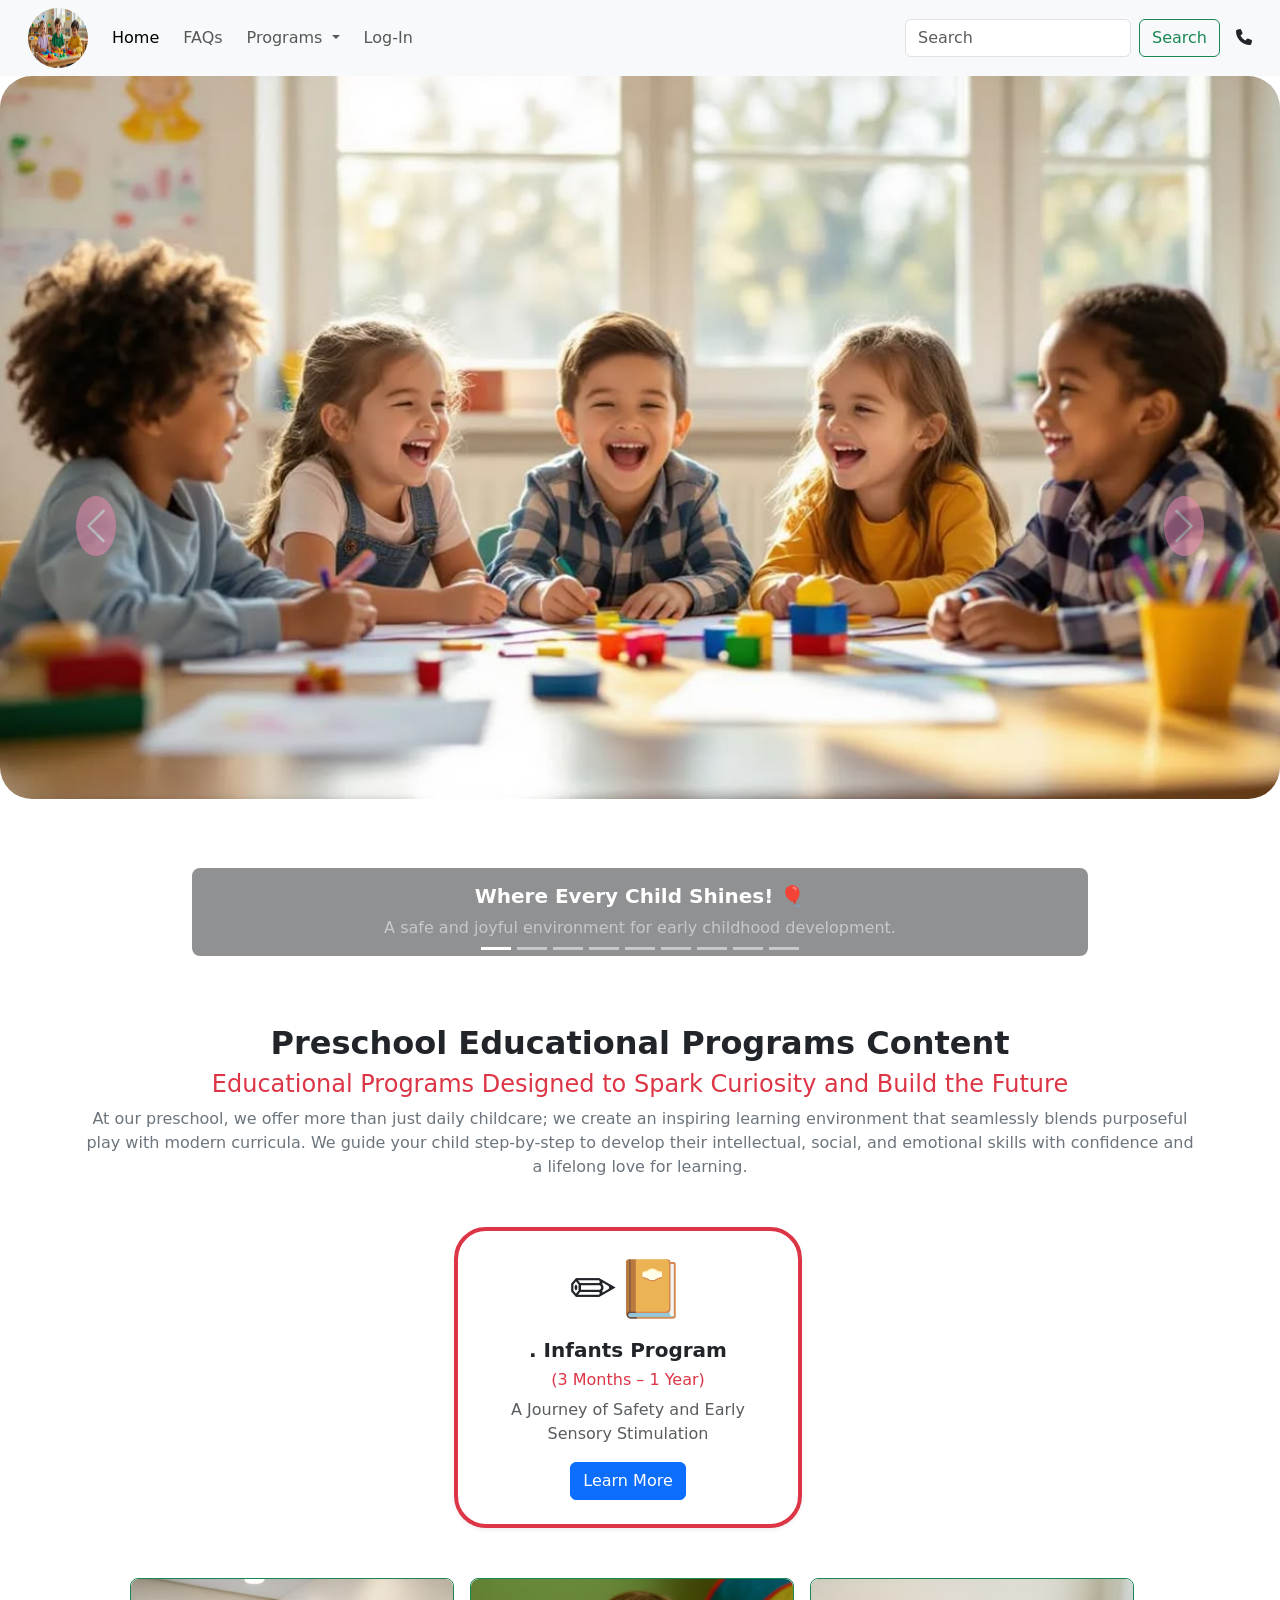
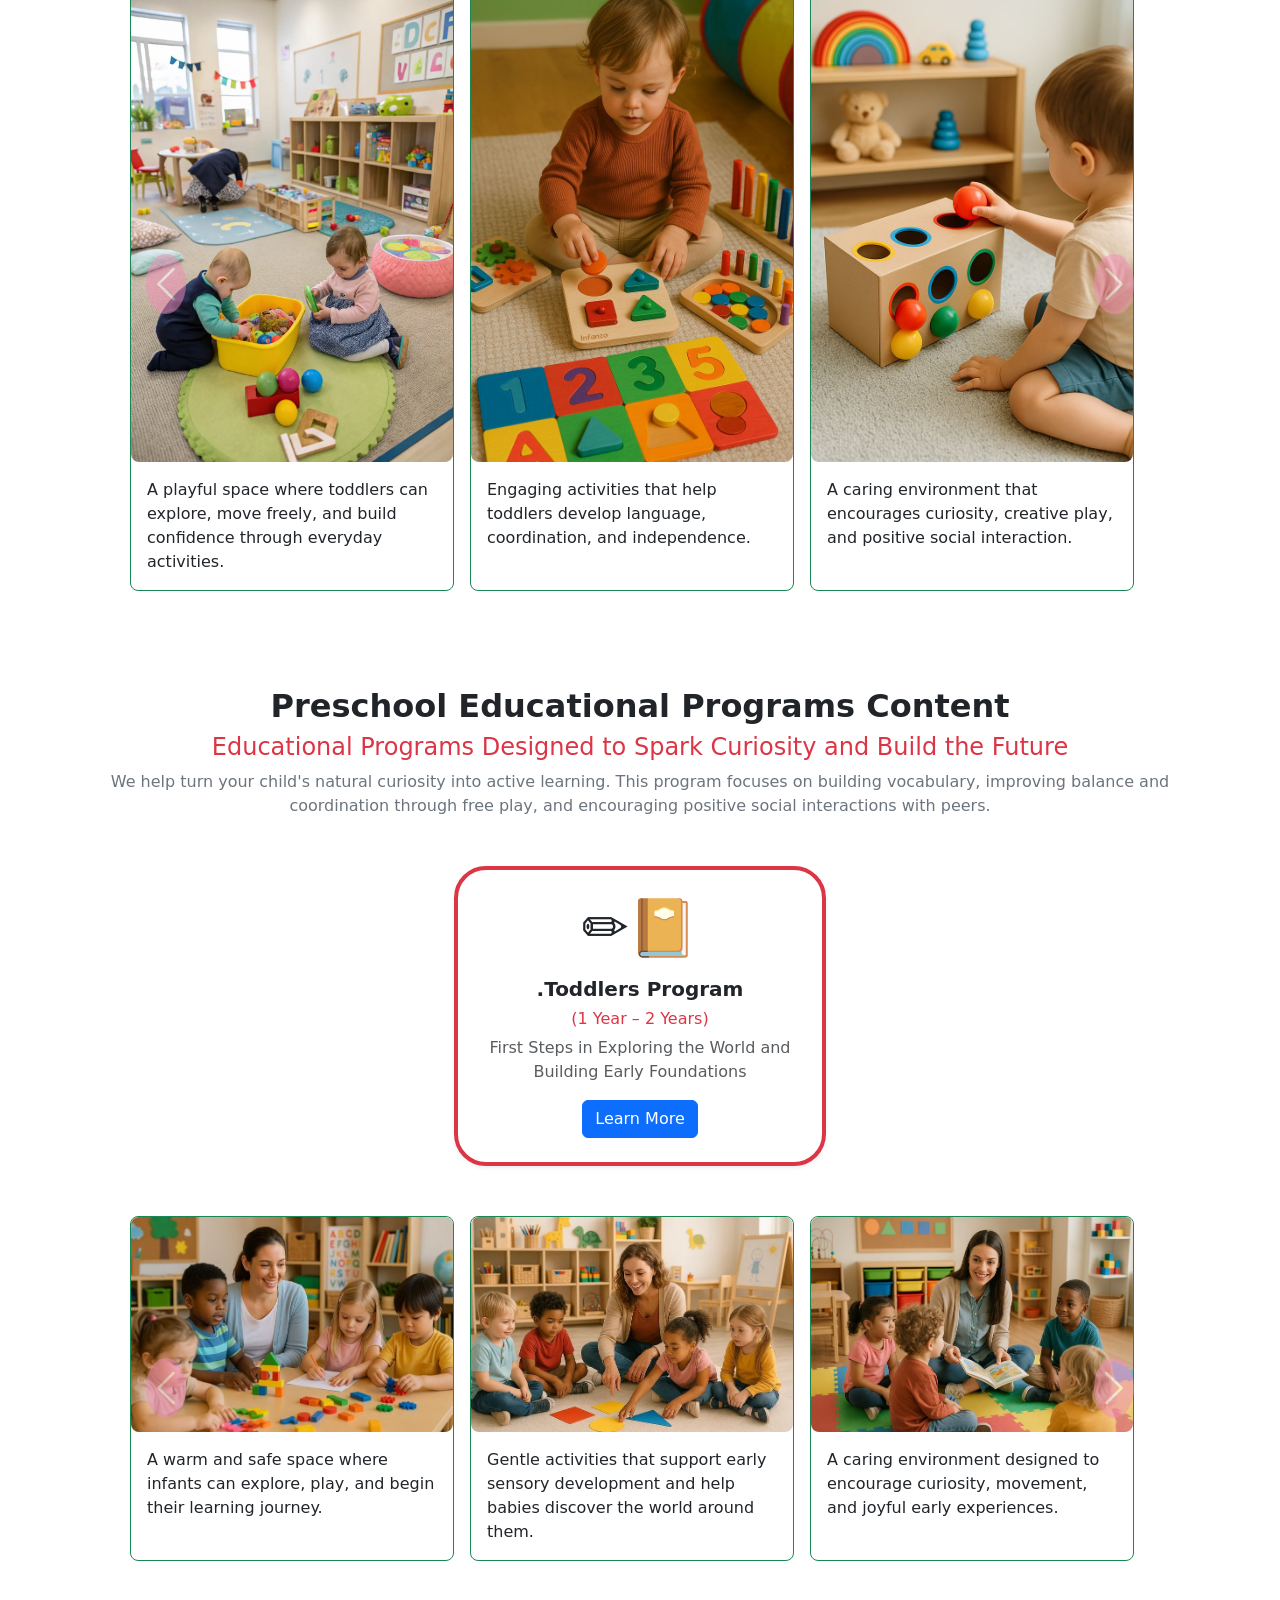
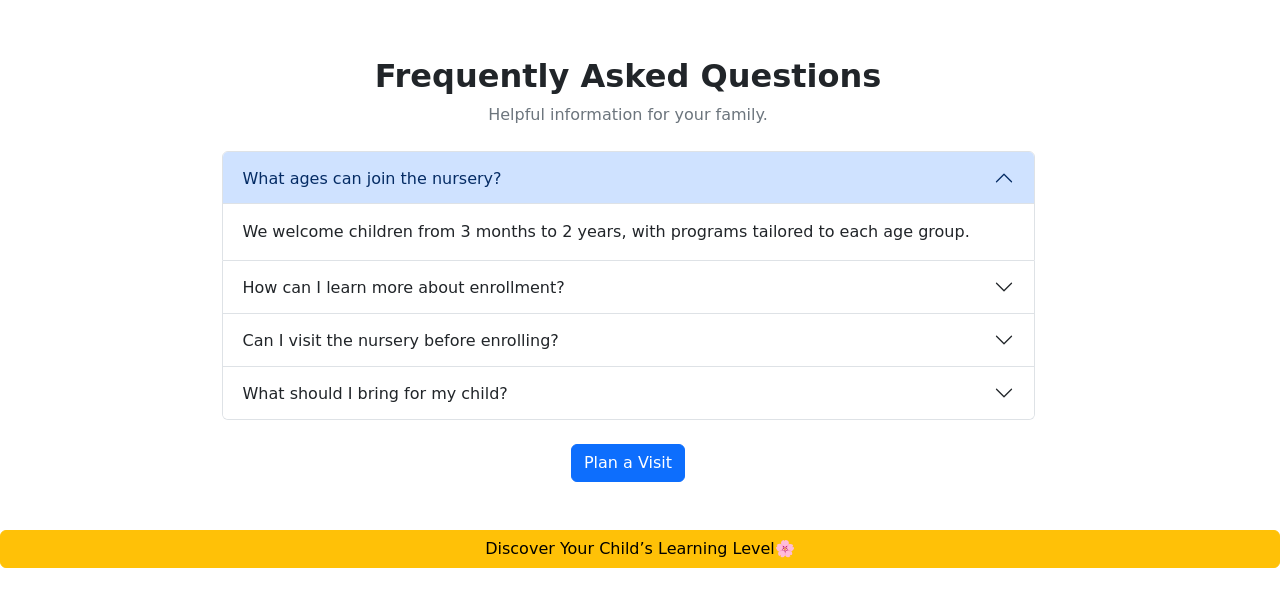
<file: index.html>
<!DOCTYPE html>
<html lang="en">

<head>
    <meta charset="UTF-8">
    <meta name="viewport" content="width=device-width, initial-scale=1.0">
    <title>Sunny Side</title>
    <link rel="icon" href="./Images/3a391d2ae2403e38979afe56d9ad4983.jpg">
    <link rel="stylesheet" href="./Style/bootstrap.min.css">
    <link rel="stylesheet" href="https://cdnjs.cloudflare.com/ajax/libs/font-awesome/6.5.2/css/all.min.css">
    <link rel="stylesheet" href="./Style/style.css">
</head>

<body>
    <nav class="navbar navbar-expand-lg bg-body-tertiary px-3">
        <div class="container-fluid">
            <img class="me-3" src="./Images/3a391d2ae2403e38979afe56d9ad4983.jpg" alt="Sunny Side logo">
            <button class="navbar-toggler" type="button" data-bs-toggle="collapse"
                data-bs-target="#navbarSupportedContent" aria-controls="navbarSupportedContent" aria-expanded="false"
                aria-label="Toggle navigation">
                <span class="navbar-toggler-icon"></span>
            </button>
            <div class="collapse navbar-collapse" id="navbarSupportedContent">
                <ul class="navbar-nav me-auto mb-2 mb-lg-0 gap-lg-2">
                    <li class="nav-item">
                        <a class="nav-link active" aria-current="page" href="#home">Home</a>
                    </li>
                    <li class="nav-item">
                        <a class="nav-link" href="#faq">FAQs</a>
                    </li>
                    <li class="nav-item dropdown">
                        <a class="nav-link dropdown-toggle" href="#" role="button" data-bs-toggle="dropdown"
                            aria-expanded="false">
                            Programs
                        </a>
                        <ul class="dropdown-menu">
                            <li><a class="dropdown-item" href="#infants">Infants Program</a></li>
                            <li><a class="dropdown-item" href="#toddlers">Toddlers Program</a></li>
                        </ul>
                    </li>
                    <li class="nav-item">
                        <a class="nav-link" href="./form.html">Log-In</a>
                    </li>
                </ul>
                <form class="d-flex search ms-lg-auto" role="search">
                    <input class="form-control Search" type="search" placeholder="Search" aria-label="Search" />
                    <button class="btn btn-outline-success" type="submit">Search</button>
                </form>

                <button class="nav-link contact-button border-0 bg-transparent ms-lg-3" type="button"
                    data-bs-toggle="offcanvas" data-bs-target="#offcanvasDark" aria-controls="offcanvasDark"
                    aria-label="Open contact information">
                    <i class="fa-solid fa-phone"></i>
                </button>
            </div>
        </div>
    </nav>

    <div class="offcanvas offcanvas-start text-bg-dark" tabindex="-1" id="offcanvasDark"
        aria-labelledby="offcanvasDarkLabel">
        <div class="offcanvas-header">
            <h5 class="offcanvas-title" id="offcanvasDarkLabel">Contact Us</h5>
            <button type="button" class="btn-close btn-close-white" data-bs-dismiss="offcanvas"
                aria-label="Close"></button>
        </div>
        <div class="offcanvas-body">
            <p class="mb-4">We are happy to answer your questions.</p>

            <div class="d-grid gap-3">
                <a class="text-white text-decoration-none" href="tel:+201000000000">
                    <i class="fa-solid fa-phone me-2"></i>
                    <span> +20 100 000 0000</span>
                </a>
                <a class="text-white text-decoration-none" href="mailto:info@sunnyside.com">
                    <i class="fa-solid fa-envelope me-2"></i> 
                    <span>info@sunnyside.com</span>
                </a>
                <span>
                    <i class="fa-solid fa-location-dot me-2"></i> Cairo, Egypt
                </span>
            </div>

            <div class="d-flex gap-3 mt-4">
                <a class="text-white fs-4" href="https://www.facebook.com" target="_blank" rel="noopener"
                    aria-label="Facebook">
                    <i class="fa-brands fa-facebook"></i>
                </a>
                <a class="text-white fs-4" href="https://www.instagram.com" target="_blank" rel="noopener"
                    aria-label="Instagram">
                    <i class="fa-brands fa-instagram"></i>
                </a>
            </div>
        </div>
    </div>

    <div id="home" class="carousel carousel-white slide vh-100">
        <div class="carousel-indicators">
            <button type="button" data-bs-target="#carouselExampleDark" data-bs-slide-to="0" class="active"
                aria-current="true" aria-label="Slide 1"></button>
            <button type="button" data-bs-target="#carouselExampleDark" data-bs-slide-to="1"
                aria-label="Slide 2"></button>
            <button type="button" data-bs-target="#carouselExampleDark" data-bs-slide-to="2"
                aria-label="Slide 3"></button>
            <button type="button" data-bs-target="#carouselExampleDark" data-bs-slide-to="3"
                aria-label="Slide 4"></button>
            <button type="button" data-bs-target="#carouselExampleDark" data-bs-slide-to="4"
                aria-label="Slide 5"></button>
            <button type="button" data-bs-target="#carouselExampleDark" data-bs-slide-to="5"
                aria-label="Slide 6"></button>
            <button type="button" data-bs-target="#carouselExampleDark" data-bs-slide-to="6"
                aria-label="Slide 7"></button>
            <button type="button" data-bs-target="#carouselExampleDark" data-bs-slide-to="7"
                aria-label="Slide 8"></button>
            <button type="button" data-bs-target="#carouselExampleDark" data-bs-slide-to="8"
                aria-label="Slide 9"></button>
        </div>
        <div class="carousel-inner vh-100">
            <!-- Slide 1 -->
            <div class="carousel-item active vh-100 top" data-bs-interval="10000">
                <img src="./Images/bd0ee30c65cd35bef8a8ec8929c6d836.jpg" class="w-100 object-fit-cover rounded-5"
                    alt="Nursery Slide 1">
                <div class="carousel-caption d-none d-md-block bg-dark bg-opacity-50 p-3 rounded-3 textmessage">
                    <h5 class="text-white fw-bold">Where Every Child Shines! 🎈</h5>
                    <p class="text-white-50 mb-0">A safe and joyful environment for early childhood development.</p>
                </div>
            </div>

            <!-- Slide 2 -->
            <div class="carousel-item vh-100 top" data-bs-interval="2000">
                <img src="./Images/679e50f75e5fe2f86e2767f3efc4225f.jpg" class="w-100  object-fit-cover rounded-5"
                    alt="Nursery Slide 2">
                <div class="carousel-caption d-none d-md-block bg-dark bg-opacity-50 p-3 rounded-3 textmessage">
                    <h5 class="text-white fw-bold">Safe & Inspiring Spaces 🏫</h5>
                    <p class="text-white-50 mb-0">Designed with high safety standards and creative learning tools.</p>
                </div>
            </div>

            <!-- Slide 3 -->
            <div class="carousel-item vh-100 top">
                <img src="./Images/2a49c59c59654723d50db8b1cf8f679b.jpg" class="w-100 object-fit-cover rounded-5"
                    alt="Nursery Slide 3">
                <div class="carousel-caption d-none d-md-block bg-dark bg-opacity-50 p-3 rounded-3 textmessage">
                    <h5 class="text-white fw-bold">Creative Arts & Crafts 🎨</h5>
                    <p class="text-white-50 mb-0">Unleashing imagination through painting, drawing, and hands-on
                        projects.</p>
                </div>
            </div>

            <!-- Slide 4 -->
            <div class="carousel-item vh-100 top">
                <img src="./Images/safe-zone-2.jpg" class="w-100 object-fit-cover rounded-5"
                    alt="Nursery Slide 4">
                <div class="carousel-caption d-none d-md-block bg-dark bg-opacity-50 p-3 rounded-3 textmessage">
                    <h5 class="text-white fw-bold">Secure Play Area 🛡️</h5>
                    <p class="text-white-50 mb-0">Soft-padded indoor zones tailored for risk-free physical activities.
                    </p>
                </div>
            </div>

            <!-- Slide 5 -->
            <div class="carousel-item vh-100 top">
                <img src="./Images/Safe-zone.jpg" class="w-100 object-fit-cover rounded-5" alt="Nursery Slide 5">
                <div class="carousel-caption d-none d-md-block bg-dark bg-opacity-50 p-3 rounded-3 textmessage">
                    <h5 class="text-white fw-bold">24/7 Monitored Safety 🧸</h5>
                    <p class="text-white-50 mb-0">Constant supervision to ensure total peace of mind for parents.</p>
                </div>
            </div>

            <!-- Slide 6 -->
            <div class="carousel-item vh-100 top">
                <img src="./Images/3880cf79bbe2fa01c5dffb53555df5dd.jpg" class="w-100 object-fit-cover rounded-5"
                    alt="Nursery Slide 6">
                <div class="carousel-caption d-none d-md-block bg-dark bg-opacity-50 p-3 rounded-3 textmessage">
                    <h5 class="text-white fw-bold">Music & Storytelling 🎶</h5>
                    <p class="text-white-50 mb-0">Building communication and auditory skills through interactive
                        sessions.</p>
                </div>
            </div>

            <!-- Slide 7 -->
            <div class="carousel-item vh-100 top">
                <img src="./Images/Fun.jpg" class="w-100 object-fit-cover rounded-5" alt="Nursery Slide 7">
                <div class="carousel-caption d-none d-md-block bg-dark bg-opacity-50 p-3 rounded-3 textmessage">
                    <h5 class="text-white fw-bold">Outdoor Adventures 🌞</h5>
                    <p class="text-white-50 mb-0">Fun group games, fresh air, and social growth in open spaces.</p>
                </div>
            </div>

            <!-- Slide 8 -->
            <div class="carousel-item vh-100 top">
                <img src="./Images/Technology.jpg" class="w-100 object-fit-cover rounded-5" alt="Nursery Slide 8">
                <div class="carousel-caption d-none d-md-block bg-dark bg-opacity-50 p-3 rounded-3 textmessage">
                    <h5 class="text-white fw-bold">Smart Tech & E-Learning 💻</h5>
                    <p class="text-white-50 mb-0">Introducing modern digital tools and educational games for young
                        minds.</p>
                </div>
            </div>
            <!-- Slide-9 -->
            <div class="carousel-item vh-100 top">
                <img src="./Images/Seince.jpg" class="w-100 object-fit-cover rounded-5" alt="Nursery Slide 9">
                <div class="carousel-caption d-none d-md-block bg-dark bg-opacity-50 p-3 rounded-3 textmessage">
                    <h5 class="text-white fw-bold">Fun Science & Discovery 🔬</h5>
                    <p class="text-white-50 mb-0">Encouraging curiosity through safe, hands-on simple experiments.</p>
                </div>
            </div>
        </div>
        <button class="carousel-control-prev" type="button" data-bs-target="#carouselExampleDark" data-bs-slide="prev">
            <span class="carousel-control-prev-icon" aria-hidden="true"></span>
            <span class="visually-hidden">Previous</span>
        </button>
        <button class="carousel-control-next ch-100" type="button" data-bs-target="#carouselExampleDark"
            data-bs-slide="next">
            <span class="carousel-control-next-icon" aria-hidden="true"></span>
            <span class="visually-hidden">Next</span>
        </button>
    </div>
    <section id="infants" class="container py-5">

        <div class="text-center mb-5">
            <h2 class="fw-bold">Preschool Educational Programs Content</h2>
            <h4 class="text-danger">
                Educational Programs Designed to Spark Curiosity and Build the Future
            </h4>
            <p class="text-secondary">At our preschool, we offer more than just daily childcare; we create an inspiring
                learning environment
                that seamlessly blends purposeful play with modern curricula. We guide your child step-by-step to
                develop their intellectual, social, and emotional skills with confidence and a lifelong love for
                learning.</p>
        </div>
        <div class="row g-4 justify-content-center">

            <div class="col-12 col-md-6 col-lg-4 discovery">
                <div class="card h-100 shadow-sm border-4 border-danger rounded-5">
                    <div class="card-body text-center p-4">
                        <div class="display-4 mb-3">✏️📔</div>
                        <h5 class="card-title fw-bold">. Infants Program</h5>
                        <h6 class="text-danger">(3 Months – 1 Year)</h6>
                        <p class="card-text text-muted">
                            A Journey of Safety and Early Sensory Stimulation
                        </p>
                        <a href="#infants" class="btn btn-primary">
                            Learn More
                        </a>
                    </div>
                </div>
            </div>




        </div>
        <div id="carouselExampleControlsNoTouching" class="carousel slide" data-bs-touch="false">
            <div class="carousel-inner">

                <div class="carousel-item active">
                    <div class="row g-3 px-5">
                        <div class="col-12 col-md-4">
                            <div class="card infant-card border border-success rounded-3">
                                <img src="./Images/Infants-1.jpg" class="card-img-top infant-card-img rounded-3"
                                    alt="Toddler">
                                <div class="card-body">
                                    <p class="card-text">A playful space where toddlers can explore, move freely, and
                                        build confidence through everyday activities.</p>
                                </div>
                            </div>
                        </div>
                        <div class="col-12 col-md-4">
                            <div class="card infant-card border border-success rounded-3 Infants">
                                <img src="./Images/Infants-2.jpg" class="card-img-top infant-card-img rounded-3"
                                    alt="Toddler">
                                <div class="card-body">
                                    <p class="card-text">Engaging activities that help toddlers develop language,
                                        coordination, and independence.</p>
                                </div>
                            </div>
                        </div>
                        <div class="col-12 col-md-4">
                            <div class="card infant-card border border-success rounded-3">
                                <img src="./Images/Infants-3.jpg" class="card-img-top infant-card-img rounded-3"
                                    alt="Toddler">
                                <div class="card-body">
                                    <p class="card-text">A caring environment that encourages curiosity, creative play,
                                        and positive social interaction.</p>
                                </div>
                            </div>
                        </div>
                    </div>
                </div>

                <div class="carousel-item">
                    <div class="row g-3 px-5">
                        <div class="col-12 col-md-4">
                            <div class="card infant-card border border-success rounded-3">
                                <img src="./Images/Infants-4.jpg" class="card-img-top infant-card-img rounded-3"
                                    alt="Toddler">
                                <div class="card-body">
                                    <p class="card-text">Fun learning experiences that help toddlers practice new skills
                                        through safe exploration.</p>
                                </div>
                            </div>
                        </div>
                        <div class="col-12 col-md-4">
                            <div class="card infant-card border border-success rounded-3">
                                <img src="./Images/Infants-5.jpg" class="card-img-top infant-card-img rounded-3"
                                    alt="Toddler">
                                <div class="card-body">
                                    <p class="card-text">Play-based learning that strengthens attention, communication,
                                        and cooperation with friends.</p>
                                </div>
                            </div>
                        </div>
                        <div class="col-12 col-md-4">
                            <div class="card infant-card border border-success rounded-3">
                                <img src="./Images/Infants-6.jpg" class="card-img-top infant-card-img rounded-3"
                                    alt="Toddler">
                                <div class="card-body">
                                    <p class="card-text">A supportive setting where toddlers learn to express feelings
                                        and become more independent.</p>
                                </div>
                            </div>
                        </div>
                    </div>
                </div>

                <div class="carousel-item">
                    <div class="row g-3 px-5">
                        <div class="col-12 col-md-4">
                            <div class="card infant-card border border-success rounded-3">
                                <img src="./Images/Infants-7.jpg" class="card-img-top infant-card-img rounded-3"
                                    alt="Toddler">
                                <div class="card-body">
                                    <p class="card-text">Creative activities that give toddlers opportunities to
                                        imagine, create, and express themselves.</p>
                                </div>
                            </div>
                        </div>
                        <div class="col-12 col-md-4">
                            <div class="card infant-card border border-success rounded-3">
                                <img src="./Images/Infants-8.jpg" class="card-img-top infant-card-img rounded-3"
                                    alt="Toddler">
                                <div class="card-body">
                                    <p class="card-text">Group play that encourages friendship, sharing, teamwork, and
                                        emotional growth.</p>
                                </div>
                            </div>
                        </div>
                        <div class="col-12 col-md-4">
                            <div class="card infant-card border border-success rounded-3">
                                <img src="./Images/Infants-9.jpg" class="card-img-top infant-card-img rounded-3"
                                    alt="Toddler">
                                <div class="card-body">
                                    <p class="card-text">Interactive experiences that turn movement and discovery into
                                        meaningful learning.</p>
                                </div>
                            </div>
                        </div>
                    </div>
                </div>

                <div class="carousel-item">
                    <div class="row g-3 px-5">
                        <div class="col-12 col-md-4">
                            <div class="card infant-card border border-success rounded-3">
                                <img src="./Images/Infants-10.jpg" class="card-img-top infant-card-img rounded-3"
                                    alt="Toddler">
                                <div class="card-body">
                                    <p class="card-text">A bright space where toddlers can discover new ideas and
                                        develop their imagination.</p>
                                </div>
                            </div>
                        </div>
                        <div class="col-12 col-md-4">
                            <div class="card infant-card border border-success rounded-3">
                                <img src="./Images/Infants-11.jpg" class="card-img-top infant-card-img rounded-3"
                                    alt="Toddler">
                                <div class="card-body">
                                    <p class="card-text">Thoughtful care and playful activities help toddlers feel
                                        secure while learning new skills.</p>
                                </div>
                            </div>
                        </div>
                        <div class="col-12 col-md-4">
                            <div class="card infant-card border border-success rounded-3">
                                <img src="./Images/Infants-12.jpg" class="card-img-top infant-card-img rounded-3"
                                    alt="Toddler">
                                <div class="card-body">
                                    <p class="card-text">A joyful environment where toddlers grow through movement,
                                        play, discovery, and friendship.</p>
                                </div>
                            </div>
                        </div>
                    </div>
                </div>

            </div>

            <button class="carousel-control-prev" type="button" data-bs-target="#carouselExampleControlsNoTouching"
                data-bs-slide="prev">
                <span class="carousel-control-prev-icon"></span>
            </button>

            <button class="carousel-control-next" type="button" data-bs-target="#carouselExampleControlsNoTouching"
                data-bs-slide="next">
                <span class="carousel-control-next-icon"></span>
            </button>
        </div>
    </section>

    <section id="toddlers" class="container py-5">

        <div class="text-center mb-5">
            <h2 class="fw-bold">Preschool Educational Programs Content</h2>
            <h4 class="text-danger">
                Educational Programs Designed to Spark Curiosity and Build the Future
            </h4>
            <p class="text-secondary">We help turn your child's natural curiosity into active learning. This program
                focuses on building vocabulary, improving balance and coordination through free play, and encouraging
                positive social interactions with peers.
            </p>
        </div>
        <div class="col-12 col-md-6 col-lg-4 mx-auto">
            <div class="discovery">
                <div class="card h-100 shadow-sm border-4 border-danger rounded-5">
                    <div class="card-body text-center p-4">
                        <div class="display-4 mb-3">✏️📔</div>
                        <h5 class="card-title fw-bold">.Toddlers Program</h5>
                        <h6 class="text-danger">(1 Year – 2 Years)</h6>
                        <p class="card-text text-muted">
                            First Steps in Exploring the World and Building Early Foundations
                        </p>
                        <a href="#toddlers" class="btn btn-primary">
                            Learn More
                        </a>
                    </div>
                </div>
            </div>
        </div>




        </div>
        <div id="toddlersCarousel" class="carousel slide" data-bs-touch="false">
            <div class="carousel-inner">

                <div class="carousel-item active">
                    <div class="row g-3 px-5">
                        <div class="col-12 col-md-4">
                            <div class="card infant-card border border-success rounded-3">
                                <img src="./Images/Told-1.jpg" class="card-img-top infant-card-img rounded-3"
                                    alt="Infant">
                                <div class="card-body">
                                    <p class="card-text">A warm and safe space where infants can explore, play, and
                                        begin their learning journey.</p>
                                </div>
                            </div>
                        </div>
                        <div class="col-12 col-md-4">
                            <div class="card infant-card border border-success rounded-3">
                                <img src="./Images/Told-2.jpg" class="card-img-top infant-card-img rounded-3"
                                    alt="Infant">
                                <div class="card-body">
                                    <p class="card-text">Gentle activities that support early sensory development and
                                        help babies discover the world around them.</p>
                                </div>
                            </div>
                        </div>
                        <div class="col-12 col-md-4">
                            <div class="card infant-card border border-success rounded-3">
                                <img src="./Images/Told-3.jpg" class="card-img-top infant-card-img rounded-3"
                                    alt="Infant">
                                <div class="card-body">
                                    <p class="card-text">A caring environment designed to encourage curiosity, movement,
                                        and joyful early experiences.</p>
                                </div>
                            </div>
                        </div>
                    </div>
                </div>

                <div class="carousel-item">
                    <div class="row g-3 px-5">
                        <div class="col-12 col-md-4">
                            <div class="card infant-card border border-success rounded-3">
                                <img src="./Images/Told-4.jpg" class="card-img-top infant-card-img rounded-3"
                                    alt="Infant">
                                <div class="card-body">
                                    <p class="card-text">Fun and engaging activities that help infants build confidence
                                        through safe exploration.</p>
                                </div>
                            </div>
                        </div>
                        <div class="col-12 col-md-4">
                            <div class="card infant-card border border-success rounded-3">
                                <img src="./Images/Told-5.jpg" class="card-img-top infant-card-img rounded-3"
                                    alt="Infant">
                                <div class="card-body">
                                    <p class="card-text">Playful learning moments that develop attention, communication,
                                        and social interaction.</p>
                                </div>
                            </div>
                        </div>
                        <div class="col-12 col-md-4">
                            <div class="card infant-card border border-success rounded-3">
                                <img src="./Images/Told-6.jpg" class="card-img-top infant-card-img rounded-3"
                                    alt="Infant">
                                <div class="card-body">
                                    <p class="card-text">A nurturing setting where every child receives care, comfort,
                                        and age-appropriate stimulation.</p>
                                </div>
                            </div>
                        </div>
                    </div>
                </div>

                <div class="carousel-item">
                    <div class="row g-3 px-5">
                        <div class="col-12 col-md-4">
                            <div class="card infant-card border border-success rounded-3">
                                <img src="./Images/Told-7.jpg" class="card-img-top infant-card-img rounded-3"
                                    alt="Infant">
                                <div class="card-body">
                                    <p class="card-text">Creative play experiences that allow infants to express
                                        themselves and learn at their own pace.</p>
                                </div>
                            </div>
                        </div>
                        <div class="col-12 col-md-4">
                            <div class="card infant-card border border-success rounded-3">
                                <img src="./Images/Told-8.jpg" class="card-img-top infant-card-img rounded-3"
                                    alt="Infant">
                                <div class="card-body">
                                    <p class="card-text">Safe group activities that encourage friendship, cooperation,
                                        and emotional growth.</p>
                                </div>
                            </div>
                        </div>
                        <div class="col-12 col-md-4">
                            <div class="card infant-card border border-success rounded-3">
                                <img src="./Images/Told-9.jpg" class="card-img-top infant-card-img rounded-3"
                                    alt="Infant">
                                <div class="card-body">
                                    <p class="card-text">Interactive experiences that turn everyday play into meaningful
                                        learning for young children.</p>
                                </div>
                            </div>
                        </div>
                    </div>
                </div>

                <div class="carousel-item">
                    <div class="row g-3 px-5">
                        <div class="col-12 col-md-4">
                            <div class="card infant-card border border-success rounded-3">
                                <img src="./Images/Told-10.jpg" class="card-img-top infant-card-img rounded-3"
                                    alt="Infant">
                                <div class="card-body">
                                    <p class="card-text">A bright and welcoming space that supports discovery,
                                        imagination, and early development.</p>
                                </div>
                            </div>
                        </div>
                        <div class="col-12 col-md-4">
                            <div class="card infant-card border border-success rounded-3">
                                <img src="./Images/Told-11.jpg" class="card-img-top infant-card-img rounded-3"
                                    alt="Infant">
                                <div class="card-body">
                                    <p class="card-text">Thoughtful care and playful activities help infants feel secure
                                        while developing new skills.</p>
                                </div>
                            </div>
                        </div>
                        <div class="col-12 col-md-4">
                            <div class="card infant-card border border-success rounded-3">
                                <img src="./Images/Told-12.jpg" class="card-img-top infant-card-img rounded-3"
                                    alt="Infant">
                                <div class="card-body">
                                    <p class="card-text">A joyful learning environment where children grow through
                                        movement, play, and discovery.</p>
                                </div>
                            </div>
                        </div>
                    </div>
                </div>

            </div>

            <button class="carousel-control-prev" type="button" data-bs-target="#toddlersCarousel" data-bs-slide="prev">
                <span class="carousel-control-prev-icon"></span>
            </button>

            <button class="carousel-control-next" type="button" data-bs-target="#toddlersCarousel" data-bs-slide="next">
                <span class="carousel-control-next-icon"></span>
            </button>
        </div>
    </section>

    <section id="faq" class="container py-5">
        <div class="row justify-content-center">
            <div class="col-12 col-lg-9">
                <div class="text-center mb-4">
                    <h2 class="fw-bold">Frequently Asked Questions</h2>
                    <p class="text-secondary mb-0">Helpful information for your family.</p>
                </div>

                <div class="accordion" id="nurseryFaq">
                    <div class="accordion-item">
                        <h3 class="accordion-header" id="faqHeadingOne">
                            <button class="accordion-button" type="button" data-bs-toggle="collapse"
                                data-bs-target="#faqAnswerOne" aria-expanded="true" aria-controls="faqAnswerOne">
                                What ages can join the nursery?
                            </button>
                        </h3>
                        <div id="faqAnswerOne" class="accordion-collapse collapse show"
                            aria-labelledby="faqHeadingOne" data-bs-parent="#nurseryFaq">
                            <div class="accordion-body">
                                We welcome children from 3 months to 2 years, with programs tailored to each age group.
                            </div>
                        </div>
                    </div>
                    <div class="accordion-item">
                        <h3 class="accordion-header" id="faqHeadingTwo">
                            <button class="accordion-button collapsed" type="button" data-bs-toggle="collapse"
                                data-bs-target="#faqAnswerTwo" aria-expanded="false" aria-controls="faqAnswerTwo">
                                How can I learn more about enrollment?
                            </button>
                        </h3>
                        <div id="faqAnswerTwo" class="accordion-collapse collapse"
                            aria-labelledby="faqHeadingTwo" data-bs-parent="#nurseryFaq">
                            <div class="accordion-body">
                                Use the enrollment form and our team will contact you with the next steps.
                            </div>
                        </div>
                    </div>
                    <div class="accordion-item">
                        <h3 class="accordion-header" id="faqHeadingThree">
                            <button class="accordion-button collapsed" type="button" data-bs-toggle="collapse"
                                data-bs-target="#faqAnswerThree" aria-expanded="false" aria-controls="faqAnswerThree">
                                Can I visit the nursery before enrolling?
                            </button>
                        </h3>
                        <div id="faqAnswerThree" class="accordion-collapse collapse"
                            aria-labelledby="faqHeadingThree" data-bs-parent="#nurseryFaq">
                            <div class="accordion-body">
                                Yes. Contact us to arrange a visit and see our learning spaces.
                            </div>
                        </div>
                    </div>
                    <div class="accordion-item">
                        <h3 class="accordion-header" id="faqHeadingFour">
                            <button class="accordion-button collapsed" type="button" data-bs-toggle="collapse"
                                data-bs-target="#faqAnswerFour" aria-expanded="false" aria-controls="faqAnswerFour">
                                What should I bring for my child?
                            </button>
                        </h3>
                        <div id="faqAnswerFour" class="accordion-collapse collapse"
                            aria-labelledby="faqHeadingFour" data-bs-parent="#nurseryFaq">
                            <div class="accordion-body">
                                Our team will share an age-appropriate checklist with you during the enrollment process.
                            </div>
                        </div>
                    </div>
                </div>

                <div class="text-center mt-4">
                    <button type="button" class="btn btn-primary" data-bs-toggle="modal"
                        data-bs-target="#enrollmentModal">
                        Plan a Visit
                    </button>
                </div>
            </div>
        </div>
    </section>

    <div class="modal fade" id="enrollmentModal" tabindex="-1" aria-labelledby="enrollmentModalLabel"
        aria-hidden="true">

        <div class="modal-dialog modal-dialog-centered">

            <div class="modal-content">

                <div class="modal-header">
                    <h5 class="modal-title" id="enrollmentModalLabel">
                        Plan a Visit
                    </h5>

                    <button type="button" class="btn-close" data-bs-dismiss="modal" aria-label="Close">
                    </button>
                </div>

                <div class="modal-body">

                    <p>
                        Start with the enrollment form and our team will contact you to arrange a visit.
                    </p>

                </div>

                <div class="modal-footer">

                    <button type="button" class="btn btn-secondary" data-bs-dismiss="modal">
                        Close
                    </button>

                    <a href="./form.html" class="btn btn-primary">
                        Continue to the form
                    </a>

                </div>

            </div>

        </div>

    </div>

    <a href="./formChildd.html" class="btn btn-warning Discover">
       Discover Your Child’s Learning Level🌸
    </a>
 
  
  

    <script src="./Scripts/bootstrap.bundle.min.js"></script>
    <script src="./Scripts/main.js"></script>
</body>

</html>
</file>
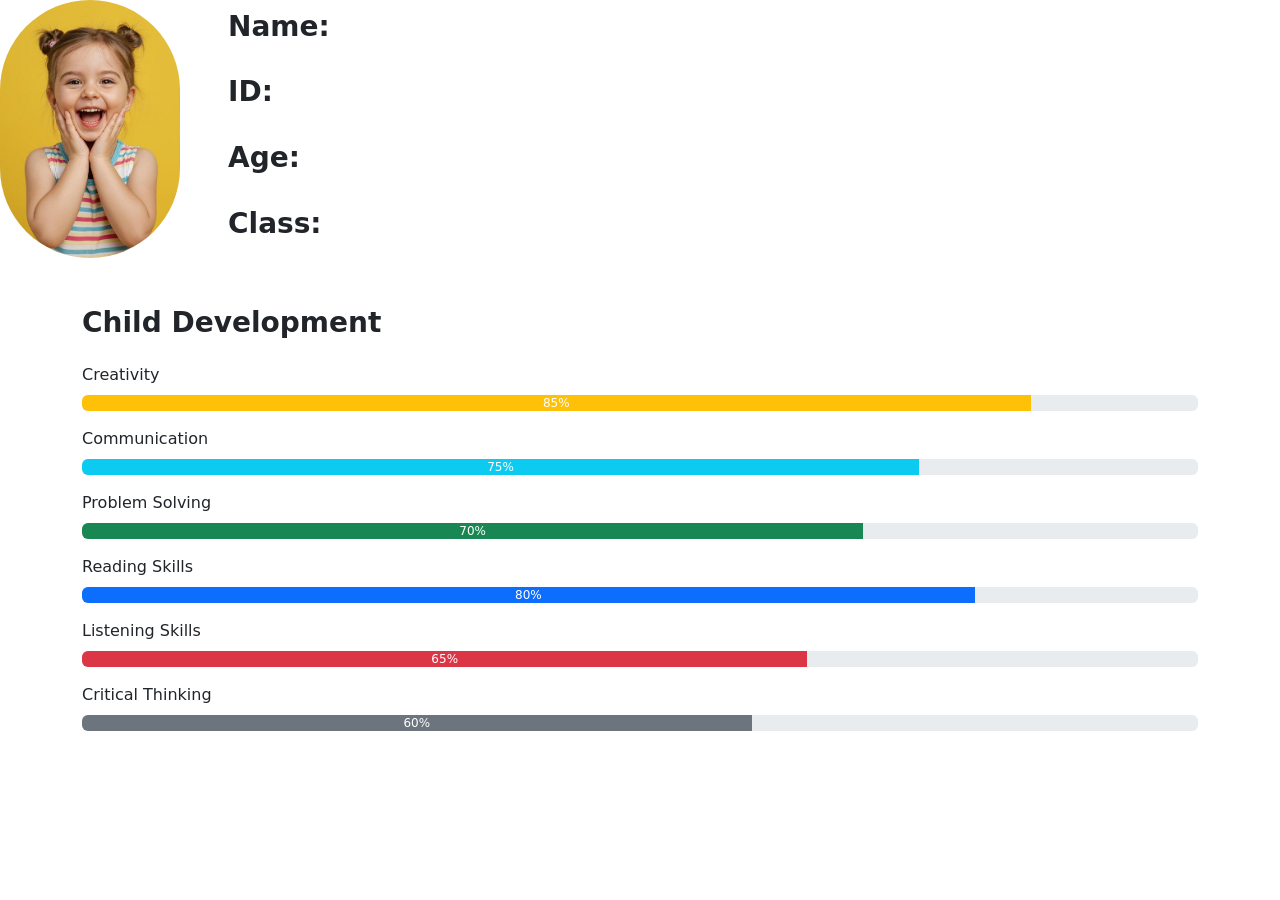
<file: ChildLevel.html>
<!DOCTYPE html>
<html lang="en">

<head>
    <meta charset="UTF-8">
    <meta name="viewport" content="width=device-width, initial-scale=1.0">
    <title>Document</title>
    <link rel="stylesheet" href="./Style/bootstrap.min.css">
    <link rel="stylesheet" href="./Style/style.css">
</head>

<body>
    <div class="vh-50 Card-ID w-75 d-flex align-items-center gap-5">
        <img src="./Images/Child-1.jpg" class="card-img-top h-25 w-25 rounded-pill" alt="...">
        <div class="card-body">
            <h3 class="fw-bolder fs-3">Name:
            </h3>
            <br>
            <h3 class="fw-bolder fs-3">ID:
            </h3>
            <br>
            <h3 class="fw-bolder fs-3">Age:
            </h3>
            <br>
            <h3 class="fw-bolder fs-3">Class:
            </h3>

        </div>

    </div>
    <div class="container py-5">

        <h3 class="fw-bold mb-4">
            Child Development
        </h3>
  

        <label class="mb-2">Creativity</label>
        <div class="progress mb-3">
            <div class="progress-bar bg-warning" style="width: 85%">85%</div>
        </div>

        <label class="mb-2">Communication</label>
        <div class="progress mb-3">
            <div class="progress-bar bg-info" style="width: 75%">75%</div>
        </div>

        <label class="mb-2">Problem Solving</label>
        <div class="progress mb-3">
            <div class="progress-bar bg-success" style="width: 70%">70%</div>
        </div>

        <label class="mb-2">Reading Skills</label>
        <div class="progress mb-3">
            <div class="progress-bar bg-primary" style="width: 80%">80%</div>
        </div>

        <label class="mb-2">Listening Skills</label>
        <div class="progress mb-3">
            <div class="progress-bar bg-danger" style="width: 65%">65%</div>
        </div>

        <label class="mb-2">Critical Thinking</label>
        <div class="progress mb-3">
            <div class="progress-bar bg-secondary" style="width: 60%">60%</div>
        </div>
    </div>
    <script src="./Scripts/bootstrap.bundle.min.js"></script>
    <script src="./Scripts/main.js"></script>
</body>

</html>
</file>
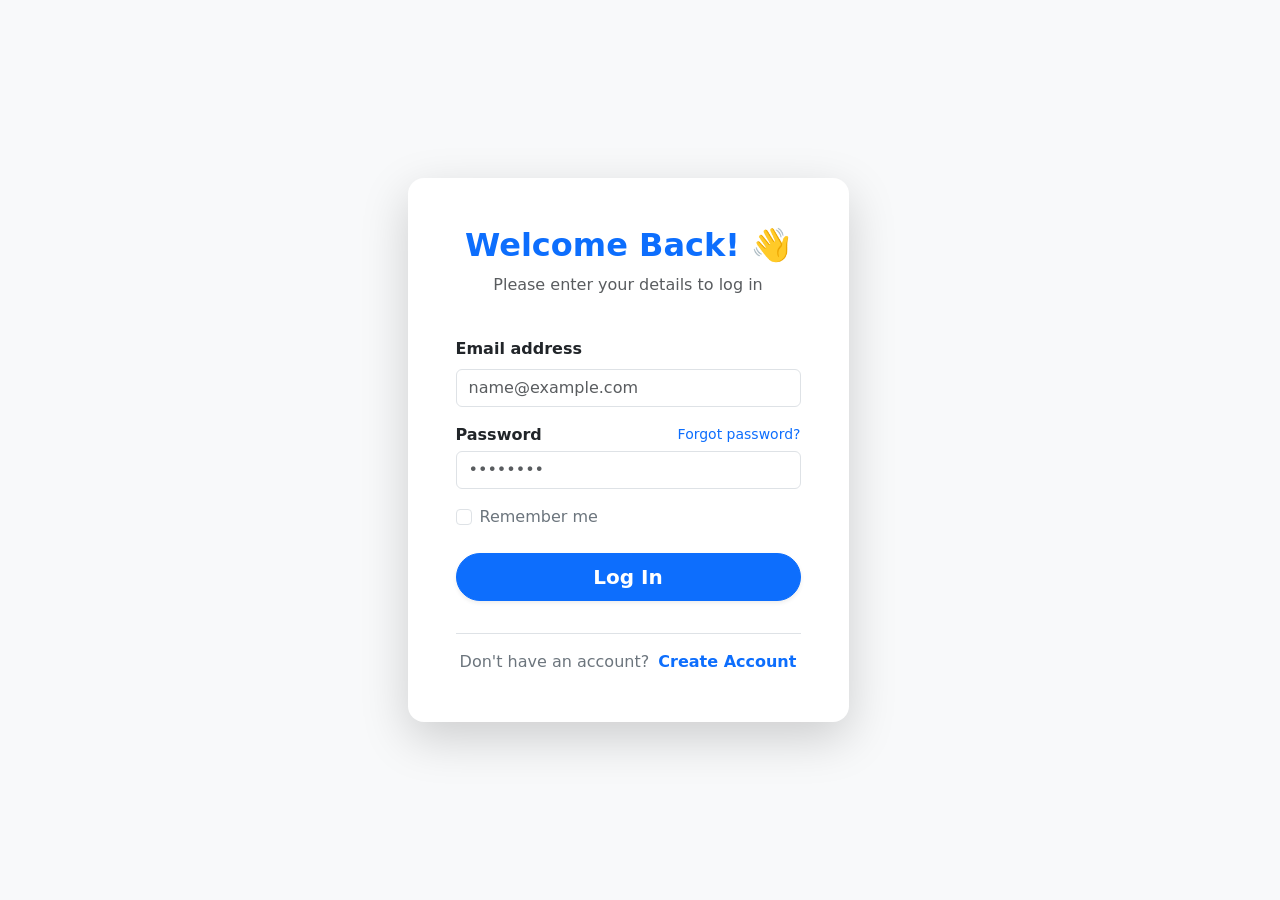
<file: form.html>
<!DOCTYPE html>
<html lang="en">

<head>
    <meta charset="UTF-8">
    <meta name="viewport" content="width=device-width, initial-scale=1.0">
    <title>Log In - Nursery</title>
    <link rel="stylesheet" href="./Style/bootstrap.min.css">
    <link rel="stylesheet" href="./Style/style.css">
</head>

<body class="bg-light d-flex align-items-center justify-content-center min-vh-100 py-5">

    <div class="container">
        <div class="row justify-content-center">
            <div class="col-12 col-md-8 col-lg-5">
                
                <!-- كارت تسجيل الدخول -->
                <div class="card border-0 shadow-lg p-4 p-md-5 rounded-4">
                    
                    <div class="text-center mb-4">
                        <h2 class="fw-bold text-primary">Welcome Back! 👋</h2>
                        <p class="text-muted">Please enter your details to log in</p>
                    </div>

                    <!-- التوجيه بعد تسجيل الدخول إلى الصفحة الرئيسية أو لوحة التحكم -->
                    <form action="./Thank-You.html" method="GET">

                        <!-- البريد الإلكتروني -->
                        <div class="mb-3">
                            <label for="loginEmail" class="form-label fw-semibold">Email address</label>
                            <input type="email" class="form-control" id="loginEmail" placeholder="name@example.com" required>
                        </div>

                        <!-- كلمة المرور -->
                        <div class="mb-3">
                            <div class="d-flex justify-content-between align-items-center mb-1">
                                <label for="loginPassword" class="form-label fw-semibold mb-0">Password</label>
                                <a href="#" class="text-primary small text-decoration-none">Forgot password?</a>
                            </div>
                            <input type="password" class="form-control" id="loginPassword" placeholder="••••••••" required>
                        </div>

                        <!-- تذكرني -->
                        <div class="mb-4 form-check">
                            <input type="checkbox" class="form-check-input" id="rememberMe">
                            <label class="form-check-label text-secondary" for="rememberMe">Remember me</label>
                        </div>

                        <!-- زرار تسجيل الدخول -->
                        <button type="submit" class="btn btn-primary w-100 btn-lg rounded-pill fw-bold shadow-sm mb-3">
                            Log In
                        </button>
                    </form>

                    <!-- رابط الانتقال لإنشاء حساب جديد -->
                    <div class="text-center mt-3 pt-3 border-top">
                        <p class="text-secondary mb-0">
                            Don't have an account? 
                            <a href="./register.html" class="text-primary fw-bold text-decoration-none ms-1">Create Account</a>
                        </p>
                    </div>

                </div>

            </div>
        </div>
    </div>

    <script src="./Scripts/bootstrap.bundle.min.js"></script>
    <script src="./Scripts/main.js"></script>
</body>

</html>
</file>
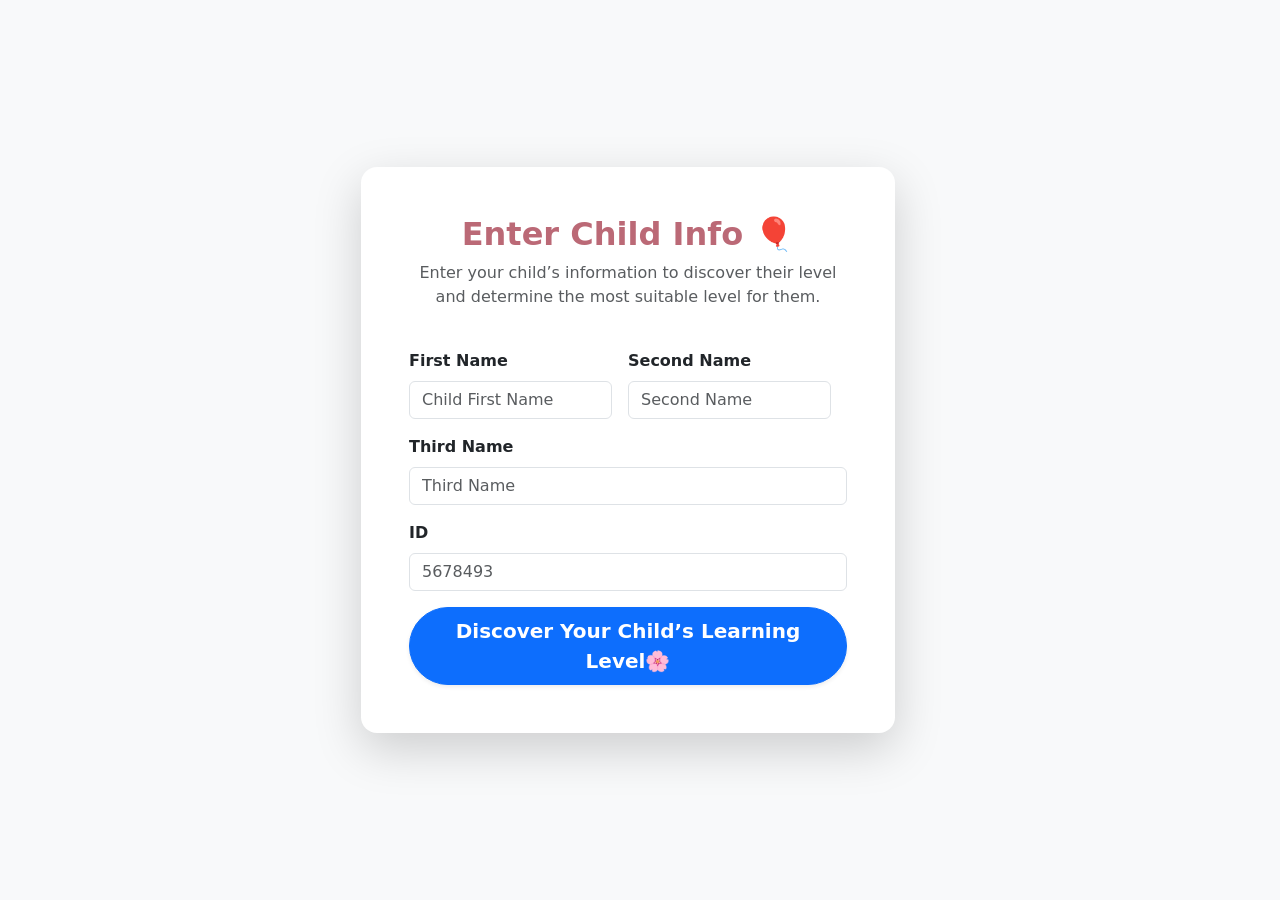
<file: formChildd.html>
<!DOCTYPE html>
<html lang="en">

<head>
    <meta charset="UTF-8">
    <meta name="viewport" content="width=device-width, initial-scale=1.0">
    <title>Register / Registration</title>
    <link rel="stylesheet" href="./Style/bootstrap.min.css">
    <link rel="stylesheet" href="./Style/style.css">
</head>

<body class="bg-light d-flex align-items-center justify-content-center min-vh-100 py-5">

    <div class="container">
        <div class="row justify-content-center">
            <div class="col-12 col-md-8 col-lg-6">
                <div class="card border-0 shadow-lg p-4 p-md-5 rounded-4">

                    <div class="text-center mb-4 child">
                        <h2 class="fw-bold">Enter Child Info 🎈</h2>
                        <p class="text-muted">Enter your child’s information to discover their level and determine the
                            most suitable level for them.</p>
                    </div>
                    <form id="registerForm" action="./ChildLevel.html" method="GET">
                        <div class="row g-3 mb-3">
                            <div class="col-md-6">
                                <label for="firstName" class="form-label fw-semibold">First Name</label>
                                <input type="text" class="form-control" id="firstName" placeholder="Child First Name"
                                    required>
                            </div>
                            <div class="col-md-6">
                                <label for="secondName" class="form-label fw-semibold">Second Name</label>
                                <input type="text" class="form-control" id="secondName" placeholder="Second Name"
                                    required>
                            </div>
                        </div>

                        <div class="mb-3">
                            <label for="thirdName" class="form-label fw-semibold">Third Name</label>
                            <input type="text" class="form-control" id="thirdName" placeholder="Third Name">
                        </div>

                        <div class="mb-3">
                            <label for="ID" class="form-label fw-semibold">ID</label>
                            <input type="tel" class="form-control" id="phoneNumber" placeholder="5678493" required>
                        </div>


                      
                        <button type="submit" class="btn btn-primary w-100 btn-lg rounded-pill fw-bold shadow-sm">
                            Discover Your Child’s Learning Level🌸
                        </button>
                    </form>

                </div>

            </div>
        </div>
    </div>

    <script src="./Scripts/bootstrap.bundle.min.js"></script>
    <script src="./Scripts/main.js"></script>
</body>

</html>
</file>
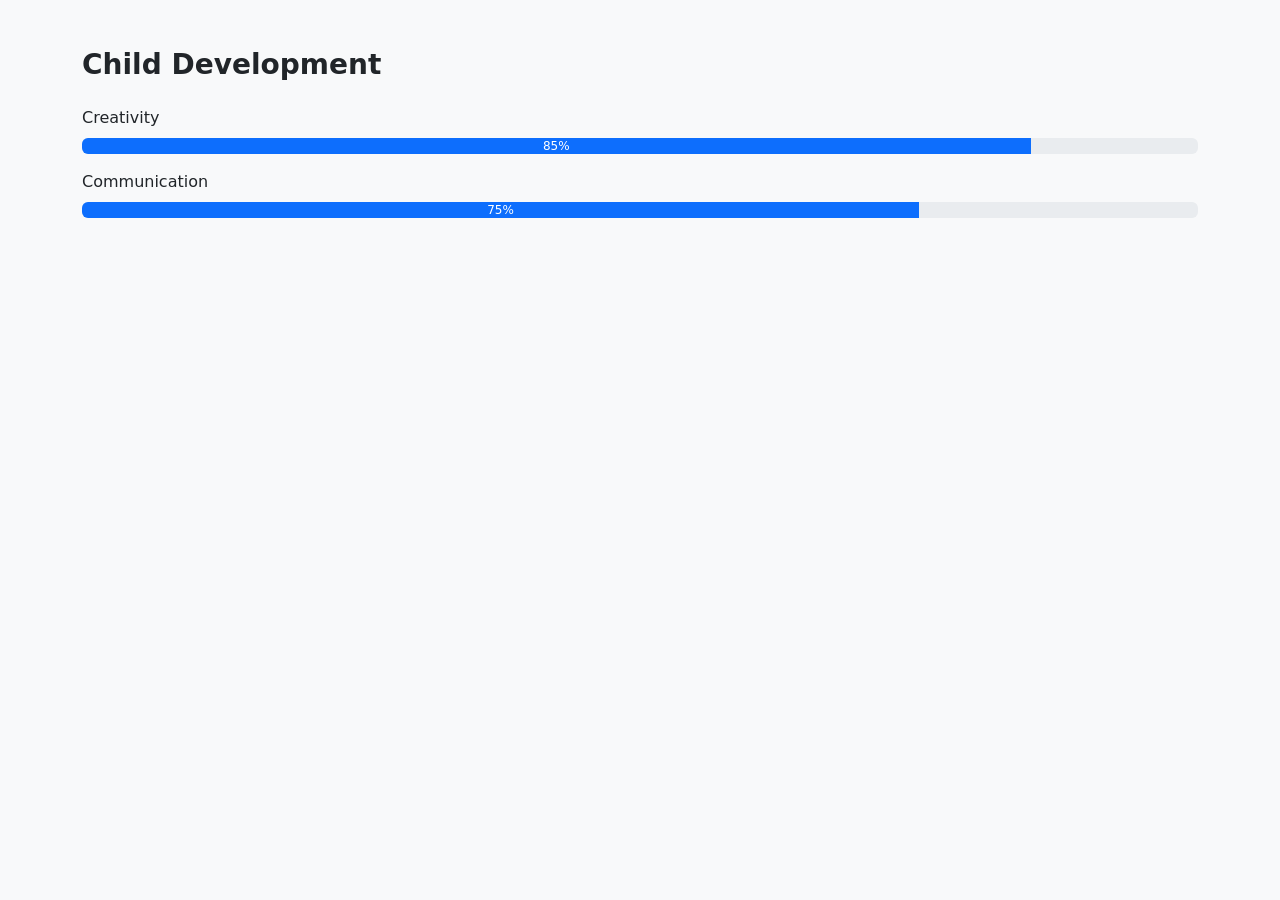
<file: level.html>
<!DOCTYPE html>
<html lang="en">

<head>
    <meta charset="UTF-8">
    <meta name="viewport" content="width=device-width, initial-scale=1.0">
    <title>Child Development Level</title>
    <link rel="stylesheet" href="./Style/bootstrap.min.css">
    <link rel="stylesheet" href="./Style/style.css">
</head>

<body class="bg-light">
    <main class="container py-4 py-md-5">

        <h3 class="fw-bold mb-4">
            Child Development
        </h3>

        <label class="mb-2">Creativity</label>

        <div class="progress mb-3">
            <div class="progress-bar" style="width: 85%">
                85%
            </div>
        </div>

        <label class="mb-2">Communication</label>

        <div class="progress mb-3">
            <div class="progress-bar" style="width: 75%">
                75%
            </div>
        </div>

    </main>

    <script src="./Scripts/bootstrap.bundle.min.js"></script>
</body>

</html>
</file>
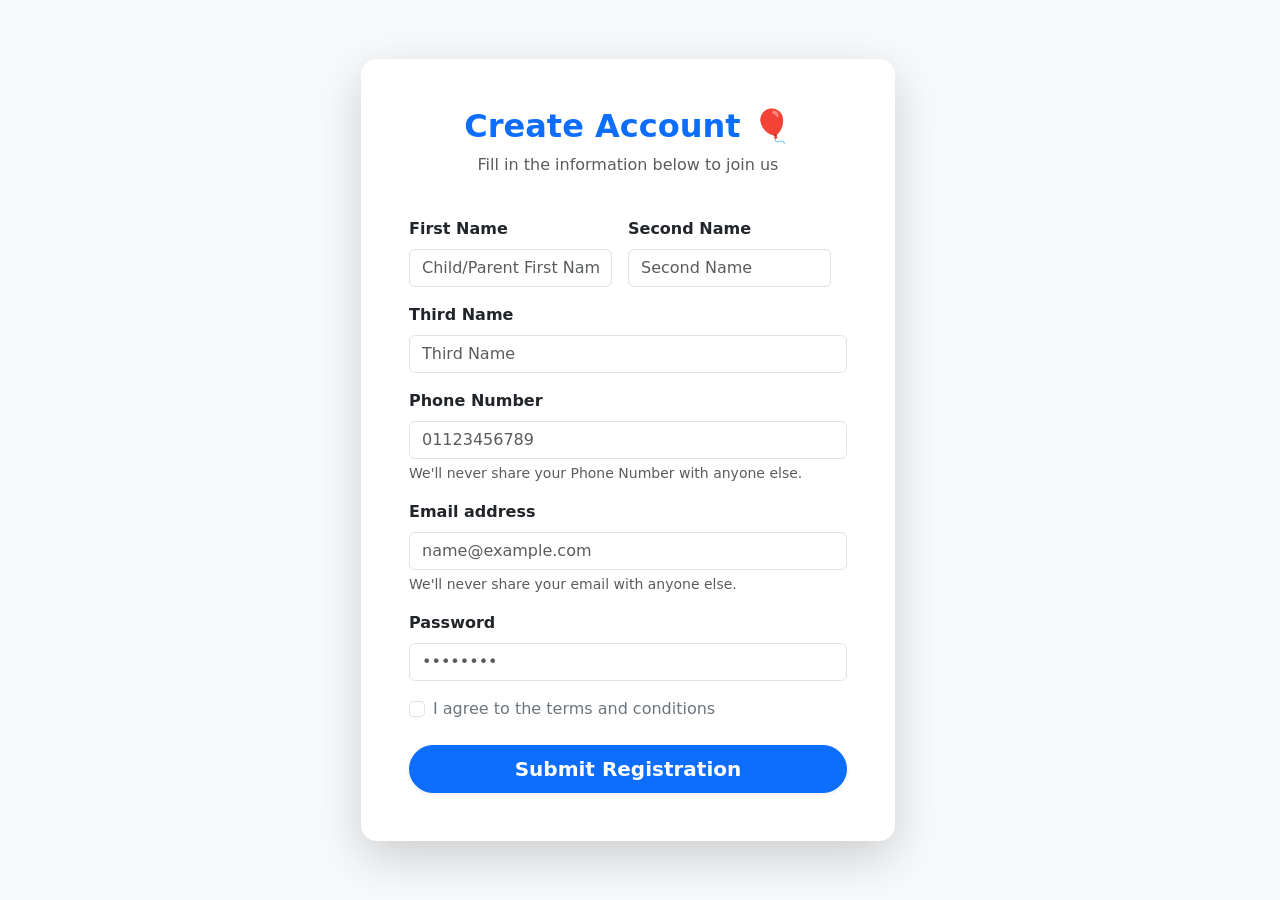
<file: register.html>
<!DOCTYPE html>
<html lang="en">

<head>
    <meta charset="UTF-8">
    <meta name="viewport" content="width=device-width, initial-scale=1.0">
    <title>Register / Registration</title>
    <link rel="stylesheet" href="./Style/bootstrap.min.css">
    <link rel="stylesheet" href="./Style/style.css">
</head>

<body class="bg-light d-flex align-items-center justify-content-center min-vh-100 py-5">

    <div class="container">
        <div class="row justify-content-center">
            <div class="col-12 col-md-8 col-lg-6">
                <div class="card border-0 shadow-lg p-4 p-md-5 rounded-4">

                    <div class="text-center mb-4">
                        <h2 class="fw-bold text-primary">Create Account 🎈</h2>
                        <p class="text-muted">Fill in the information below to join us</p>
                    </div>
                    <form id="registerForm" action="./Thank-You.html" method="GET">
                        <div class="row g-3 mb-3">
                            <div class="col-md-6">
                                <label for="firstName" class="form-label fw-semibold">First Name</label>
                                <input type="text" class="form-control" id="firstName"
                                    placeholder="Child/Parent First Name" required>
                            </div>
                            <div class="col-md-6">
                                <label for="secondName" class="form-label fw-semibold">Second Name</label>
                                <input type="text" class="form-control" id="secondName" placeholder="Second Name"
                                    required>
                            </div>
                        </div>

                        <div class="mb-3">
                            <label for="thirdName" class="form-label fw-semibold">Third Name</label>
                            <input type="text" class="form-control" id="thirdName" placeholder="Third Name">
                        </div>

                        <div class="mb-3">
                            <label for="phoneNumber" class="form-label fw-semibold">Phone Number</label>
                            <input type="tel" class="form-control" id="phoneNumber" placeholder="01123456789" required>
                            <div class="form-text">We'll never share your Phone Number with anyone else.</div>
                        </div>

                        <div class="mb-3">
                            <label for="emailAddress" class="form-label fw-semibold">Email address</label>
                            <input type="email" class="form-control" id="emailAddress" placeholder="name@example.com"
                                required>
                            <div class="form-text">We'll never share your email with anyone else.</div>
                        </div>

                        <div class="mb-3">
                            <label for="userPassword" class="form-label fw-semibold">Password</label>
                            <input type="password" class="form-control" id="userPassword" placeholder="••••••••"
                                required>
                        </div>

                        <div class="mb-4 form-check">
                            <input type="checkbox" class="form-check-input" id="termsCheck" required>
                            <label class="form-check-label text-secondary" for="termsCheck">I agree to the terms and
                                conditions</label>
                        </div>

                        <button type="submit" class="btn btn-primary w-100 btn-lg rounded-pill fw-bold shadow-sm">
                            Submit Registration
                        </button>
                    </form>

                </div>

            </div>
        </div>
    </div>
    <div class="toast-container position-fixed top-0 start-50 translate-middle-x p-3">
        <div class="toast" role="alert" aria-live="assertive" aria-atomic="true" id="myToast">
            <div class="toast-header">
                <strong class="me-auto">Sunny Side</strong>
                <small>Now</small>
                <button type="button" class="btn-close" data-bs-dismiss="toast" aria-label="Close"></button>
            </div>
            <div class="toast-body">
                <div class="col-12 col-md-8 col-lg-6 w-100">
                    <div class="card border-0 shadow-lg p-4 p-md-5 rounded-4 bg-white bg-opacity-75 backdrop-blur">

                        <div class="mb-4">
                            <img src="./Images/dc22e4268fdeb4fd45a90c50020c4718.jpg" class="responsive-image border border-3 shadow-sm ms-4"
                                style="width: 160px; height: 100px; object-fit: cover;" alt="Thank You">
                        </div>
                        <h2 class="text-danger fw-bold mb-1">Thank you for reaching out! 🎈</h2>


                        <p class="text-primary fw-semibold fs-5 mb-1">
                            We’re so excited to welcome you to our nursery family.
                        </p>
                        <p class="text-muted fs-6 mb-3">
                            We have received your details and will get in touch with you shortly.
                        </p>
                        <div>
                            <a href="index.html" class="btn btn-danger btn-lg rounded-pill px-4 shadow-sm fw-bold">
                                Back To Home
                            </a>
                        </div>

                    </div>
                </div>
            </div>
        </div>
    </div>
    <script src="./Scripts/bootstrap.bundle.min.js"></script>
    <script src="./Scripts/main.js"></script>
</body>

</html>
</file>
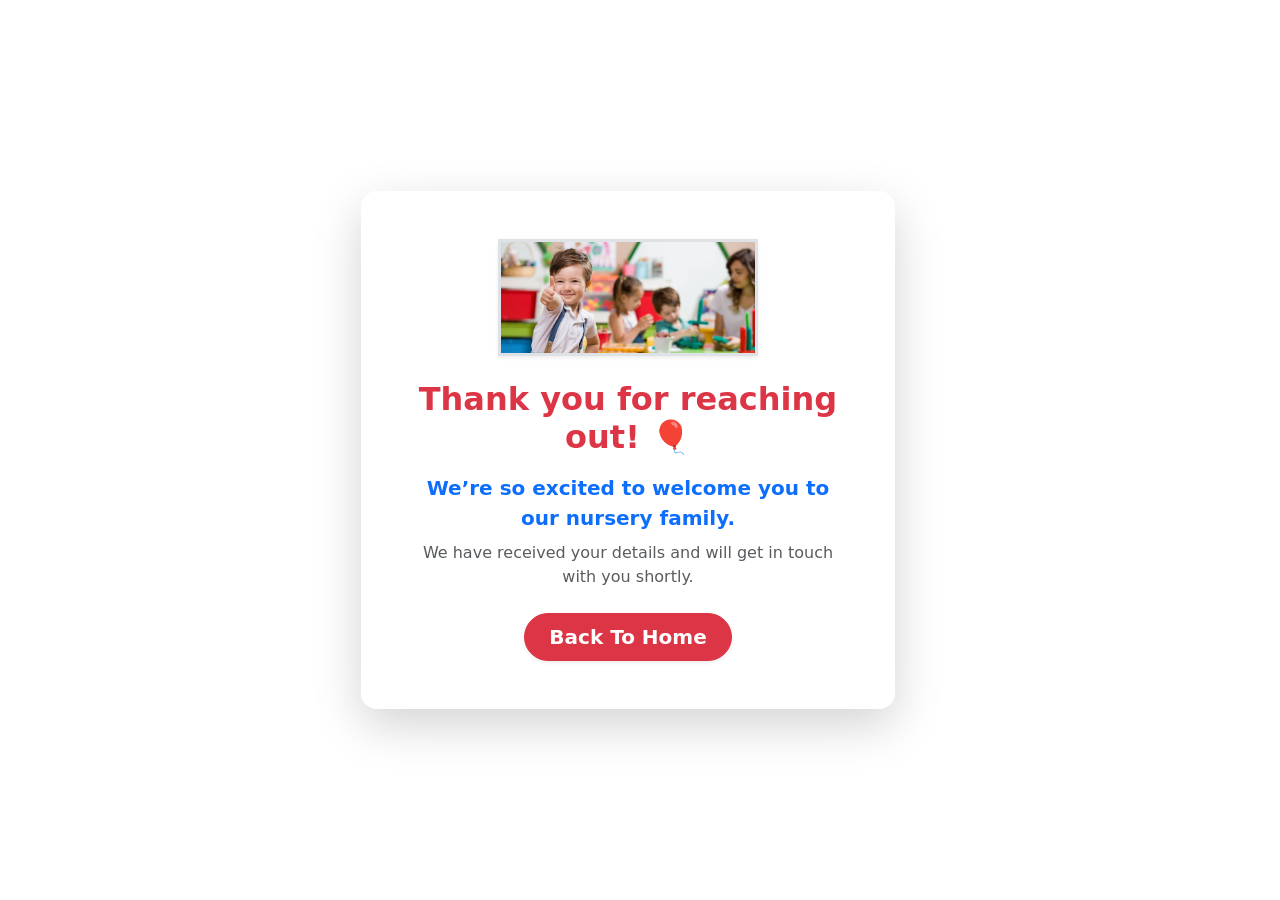
<file: Thank-You.html>
<!DOCTYPE html>
<html lang="en">

<head>
    <meta charset="UTF-8">
    <meta name="viewport" content="width=device-width, initial-scale=1.0">
    <title>Sunny Side</title>
    <link rel="icon" href="./Images/3a391d2ae2403e38979afe56d9ad4983.jpg">
    <link rel="stylesheet" href="./Style/bootstrap.min.css">
    <link rel="stylesheet" href="./Style/style.css">
</head>
 <body class="ThankYou d-flex align-items-center justify-content-center min-vh-100 m-0">

    <div class="container text-center">
        <div class="row justify-content-center">
            <div class="col-12 col-md-8 col-lg-6"> 
                <div class="card border-0 shadow-lg p-4 p-md-5 rounded-4 bg-white bg-opacity-75 backdrop-blur">
                    
                    <div class="mb-4">
                            <img src="./Images/dc22e4268fdeb4fd45a90c50020c4718.jpg" 
                                class="responsive-image border border-3 shadow-sm" 
                             style="width: 260px; height: 160px; object-fit: cover;" 
                             alt="Thank You">
                    </div> 
                    <h2 class="text-danger fw-bold mb-3">Thank you for reaching out! 🎈</h2>
                    
                    
                    <p class="text-primary fw-semibold fs-5 mb-2">
                        We’re so excited to welcome you to our nursery family.
                    </p>
                    <p class="text-muted fs-6 mb-4">
                        We have received your details and will get in touch with you shortly.
                    </p> 
                    <div>
                        <a href="index.html" class="btn btn-danger btn-lg rounded-pill px-4 shadow-sm fw-bold">
                            Back To Home
                        </a>
                    </div>

                </div>
            </div>
        </div>
    </div>

    <script src="./Scripts/bootstrap.bundle.min.js"></script>
    <script src="./Scripts/main.js"></script>
</body>

</html>
</file>
<file: Style/style.css>
body {
    overflow-y: scroll;
    overflow-x: hidden;
    min-height: 100vh;
}

.container-fluid img {
    width: 60px;
    height: 60px;
    border-radius: 50%;
}

.carousel-control-prev-icon,
.carousel-control-next-icon {
    background-color: #f38cb7;
}

.card-img {
    display: block;
    margin: 2rem auto 0;
    max-width: 100%;
}

.carousel-control-prev-icon {
    margin-right: 0;
    padding: 20px;
    height: 60px;
    border-radius: 50%;
}

.carousel-control-next-icon {
    margin-left: 0;
    padding: 20px;
    height: 60px;
    border-radius: 50%;
}

.infant-card {
    height: 100%;
}


.Discover {
    display: flex;
    justify-content: center;
    margin-bottom: 30px;
}

.discovery {
    margin-bottom: 50px;
}

.search {
    gap: 0.5rem;
}

.Search {
    margin-left: 0;
}

.offcanvas-body *:hover {
    color: orange
}

.child h2 {
    color: rgb(187, 105, 118);
}

.Card-ID {
    margin-left: 0;
    width: 100% !important;
    max-width: 100%;
    flex-wrap: wrap;
}

.Card-ID img {
    max-width: 180px;
    width: 100% !important;
    height: auto !important;
}

.row {
    max-width: 100%;
}

.progress {
    min-width: 0;
}

img {
    max-width: 100%;
}


.responsive-image {
    width: min(100%, 260px) !important;
    height: auto !important;
}

@media (max-width:1021px) {
    .textmessage {
        margin-bottom: 100px;
    }

    .carousel-control-prev-icon,
    .carousel-control-next-icon {
        background-color: brown;
    }
}

@media (max-width:800px) {

    .textmessage {
        margin-bottom: 150px;
    }

    .carousel-control-prev-icon,
    .carousel-control-next-icon {
        background-color: brown;
    }
}

@media (max-width:767px) {
    .navbar .search {
        margin-top: 0.75rem;
        width: 100%;
    }

    .carousel-control-prev-icon,
    .carousel-control-next-icon {
        background-color: green;
    }

    .navbar .search input {
        min-width: 0;
    }

    .navbar .contact-button {
        margin: 0.75rem 0 0;
    }
 
    #carouselExampleControlsNoTouching .carousel-item>.row,
    #toddlersCarousel .carousel-item>.row {
        display: block;
        padding-left: 0 !important;
        padding-right: 0 !important;
    }

    #carouselExampleControlsNoTouching .carousel-item>.row>.col-12,
    #toddlersCarousel .carousel-item>.row>.col-12 {
        display: none;
        width: 100%;
        max-width: 100%;
        flex: 0 0 100%;
    }

    #carouselExampleControlsNoTouching .carousel-item>.row>.col-12:first-child,
    #toddlersCarousel .carousel-item>.row>.col-12:first-child {
        display: block;
    }

    .carousel-control-prev-icon,
    .carousel-control-next-icon {
        height: 44px;
        width: 44px;
        border-radius: 50%;
    }

    .top {
        margin-top: 100px;
    }

    .top img {
        height: 100px;
    }

    .carousel-caption {
        padding: 0.75rem !important;
    }

    .carousel-caption h5 {
        font-size: 1rem;
    }

    .carousel-caption p {
        font-size: 0.8rem;
    }

    .infant-card-img {
        height: 200px;
    }

    #carouselExampleControlsNoTouching .row,
    #toddlersCarousel .row {
        padding-left: 2rem !important;
        padding-right: 2rem !important;
    }

    .card {
        overflow-wrap: anywhere;
    }

    .Card-ID {
        gap: 1.5rem !important;
    }
 

    .Discover {
        width: fit-content;
        max-width: 100%;
        margin: 0 auto 30px;
        text-align: center;
    }

    .carousel-item img {
        height: 450px;
    }
}
</file>
